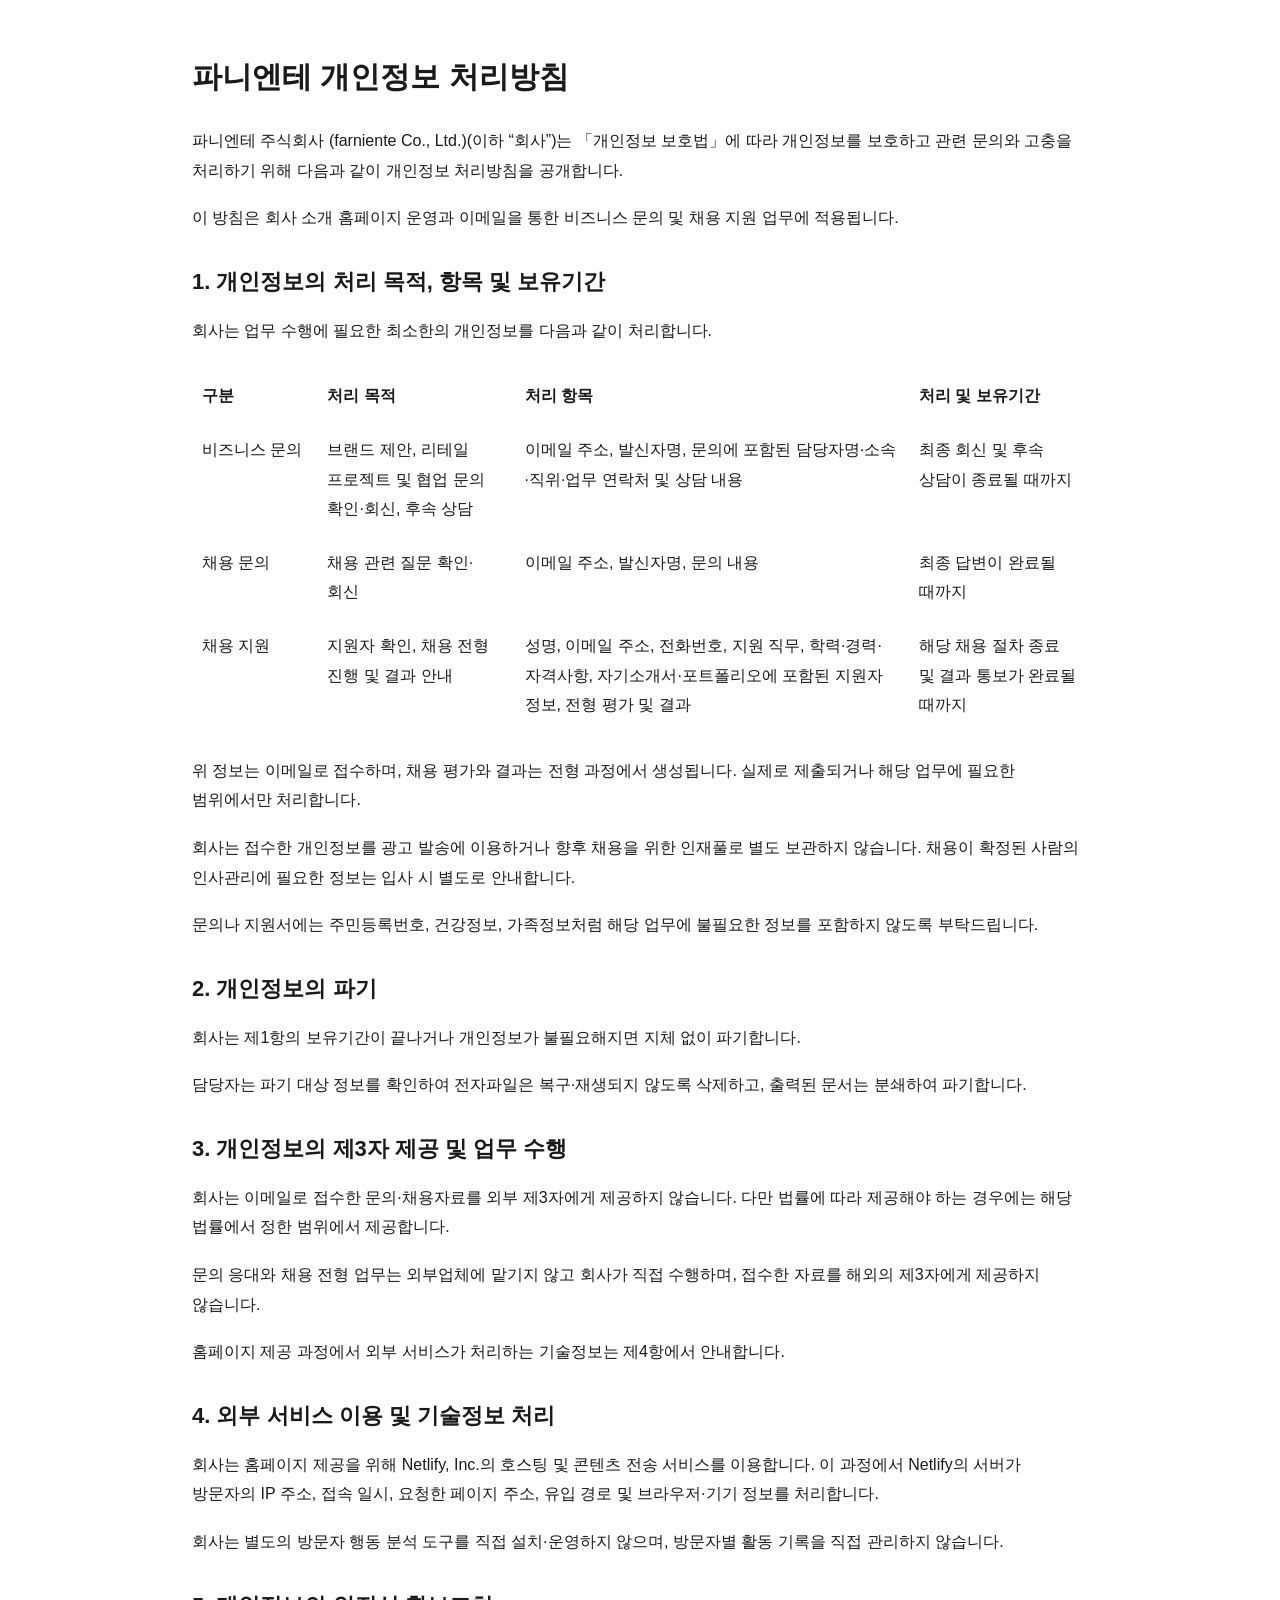
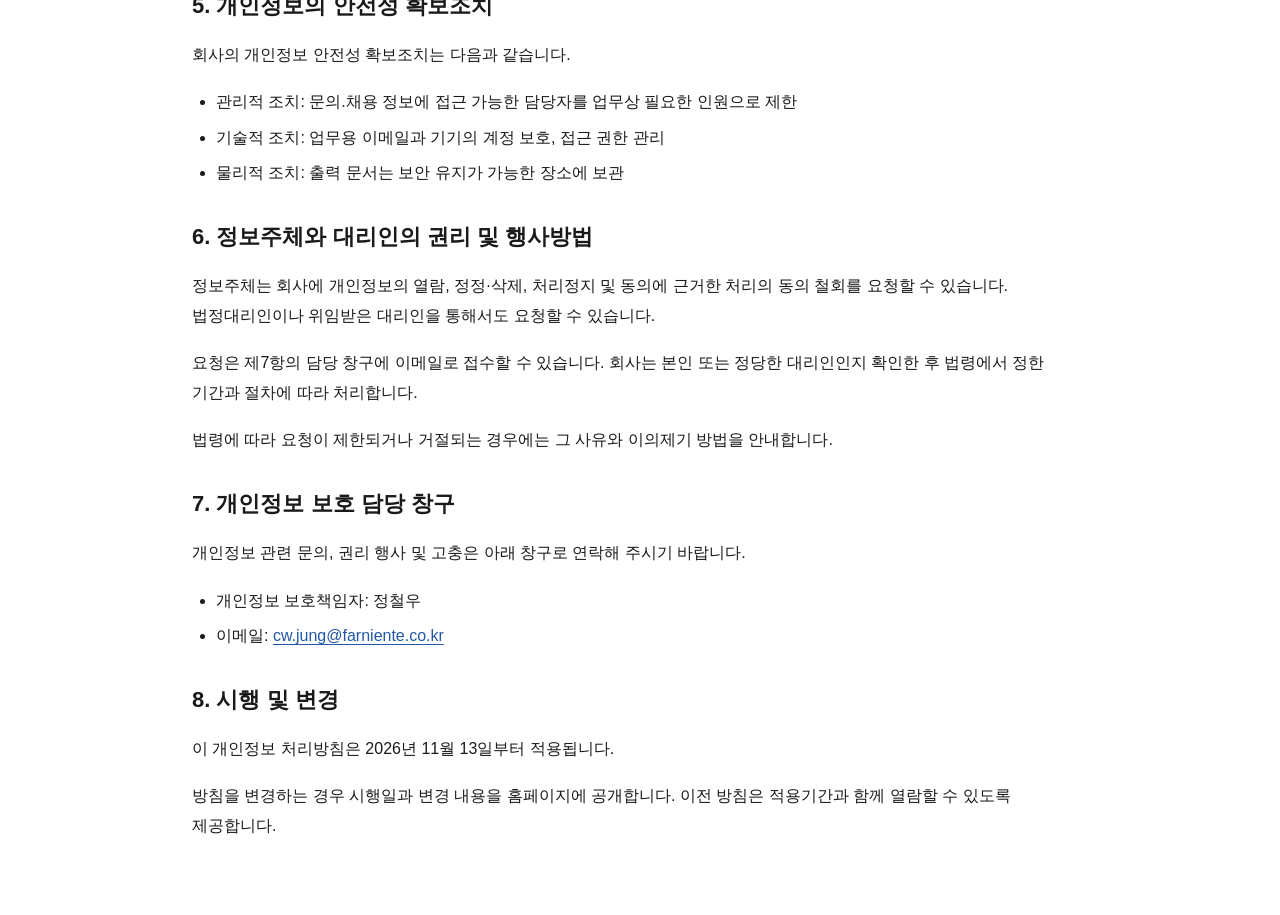
<file: documents/privacy.html>
<!DOCTYPE html>
<html lang="ko">
<head>
  <meta charset="UTF-8">
  <meta name="viewport" content="width=device-width, initial-scale=1">

  <title>개인정보 처리방침 | 파니엔테 farniente</title>

  <link rel="stylesheet" href="../style.css">
  <link rel="icon" type="image/png" href="../images/favicon.png?v=2">
</head>

<body class="privacy-page">
  <main class="privacy-document">
    <h1>파니엔테 개인정보 처리방침</h1>

    <p>
      파니엔테 주식회사 (farniente Co., Ltd.)(이하 “회사”)는
      「개인정보 보호법」에 따라 개인정보를 보호하고 관련 문의와 고충을
      처리하기 위해 다음과 같이 개인정보 처리방침을 공개합니다.
    </p>

    <p>
      이 방침은 회사 소개 홈페이지 운영과 이메일을 통한 비즈니스 문의
      및 채용 지원 업무에 적용됩니다.
    </p>

    <section>
      <h2>1. 개인정보의 처리 목적, 항목 및 보유기간</h2>

      <p>
        회사는 업무 수행에 필요한 최소한의 개인정보를 다음과 같이 처리합니다.
      </p>

      <div
        class="privacy-table-scroll"
        role="region"
        aria-label="개인정보 처리 목적, 항목 및 보유기간 표. 좁은 화면에서는 좌우로 스크롤할 수 있습니다."
        tabindex="0"
      >
        <table class="privacy-table">
          <colgroup>
            <col style="width: 14%">
            <col style="width: 22%">
            <col style="width: 44%">
            <col style="width: 20%">
          </colgroup>

          <thead>
            <tr>
              <th scope="col">구분</th>
              <th scope="col">처리 목적</th>
              <th scope="col">처리 항목</th>
              <th scope="col">처리 및 보유기간</th>
            </tr>
          </thead>

          <tbody>
            <tr>
              <th scope="row">비즈니스 문의</th>
              <td>
                브랜드 제안, 리테일 프로젝트 및 협업 문의 확인·회신, 후속 상담
              </td>
              <td>
                이메일 주소, 발신자명, 문의에 포함된 담당자명·소속·직위·업무
                연락처 및 상담 내용
              </td>
              <td>최종 회신 및 후속 상담이 종료될 때까지</td>
            </tr>

            <tr>
              <th scope="row">채용 문의</th>
              <td>채용 관련 질문 확인·회신</td>
              <td>이메일 주소, 발신자명, 문의 내용</td>
              <td>최종 답변이 완료될 때까지</td>
            </tr>

            <tr>
              <th scope="row">채용 지원</th>
              <td>지원자 확인, 채용 전형 진행 및 결과 안내</td>
              <td>
                성명, 이메일 주소, 전화번호, 지원 직무, 학력·경력·자격사항,
                자기소개서·포트폴리오에 포함된 지원자 정보, 전형 평가 및 결과
              </td>
              <td>해당 채용 절차 종료 및 결과 통보가 완료될 때까지</td>
            </tr>
          </tbody>
        </table>
      </div>

      <p>
        위 정보는 이메일로 접수하며, 채용 평가와 결과는 전형 과정에서
        생성됩니다. 실제로 제출되거나 해당 업무에 필요한 범위에서만 처리합니다.
      </p>

      <p>
        회사는 접수한 개인정보를 광고 발송에 이용하거나 향후 채용을 위한
        인재풀로 별도 보관하지 않습니다. 채용이 확정된 사람의 인사관리에
        필요한 정보는 입사 시 별도로 안내합니다.
      </p>

      <p>
        문의나 지원서에는 주민등록번호, 건강정보, 가족정보처럼 해당 업무에
        불필요한 정보를 포함하지 않도록 부탁드립니다.
      </p>
    </section>

    <section>
      <h2>2. 개인정보의 파기</h2>

      <p>
        회사는 제1항의 보유기간이 끝나거나 개인정보가 불필요해지면
        지체 없이 파기합니다.
      </p>

      <p>
        담당자는 파기 대상 정보를 확인하여 전자파일은 복구·재생되지 않도록
        삭제하고, 출력된 문서는 분쇄하여 파기합니다.
      </p>
    </section>

    <section>
      <h2>3. 개인정보의 제3자 제공 및 업무 수행</h2>

      <p>
        회사는 이메일로 접수한 문의·채용자료를 외부 제3자에게 제공하지
        않습니다. 다만 법률에 따라 제공해야 하는 경우에는 해당 법률에서
        정한 범위에서 제공합니다.
      </p>

      <p>
        문의 응대와 채용 전형 업무는 외부업체에 맡기지 않고 회사가 직접
        수행하며, 접수한 자료를 해외의 제3자에게 제공하지 않습니다.
      </p>

      <p>
        홈페이지 제공 과정에서 외부 서비스가 처리하는 기술정보는
        제4항에서 안내합니다.
      </p>
    </section>

    <section>
      <h2>4. 외부 서비스 이용 및 기술정보 처리</h2>

      <p>
        회사는 홈페이지 제공을 위해 Netlify, Inc.의 호스팅 및 콘텐츠 전송
        서비스를 이용합니다. 이 과정에서 Netlify의 서버가 방문자의 IP 주소,
        접속 일시, 요청한 페이지 주소, 유입 경로 및 브라우저·기기 정보를
        처리합니다.
      </p>

      <p>
        회사는 별도의 방문자 행동 분석 도구를 직접 설치·운영하지 않으며,
        방문자별 활동 기록을 직접 관리하지 않습니다.
      </p>
    </section>

    <section>
      <h2>5. 개인정보의 안전성 확보조치</h2>

      <p>회사의 개인정보 안전성 확보조치는 다음과 같습니다.</p>

      <ul>
        <li>
          관리적 조치: 문의.채용 정보에 접근 가능한 담당자를 업무상 필요한
          인원으로 제한
        </li>
        <li>기술적 조치: 업무용 이메일과 기기의 계정 보호, 접근 권한 관리</li>
        <li>물리적 조치: 출력 문서는 보안 유지가 가능한 장소에 보관</li>
      </ul>
    </section>

    <section>
      <h2>6. 정보주체와 대리인의 권리 및 행사방법</h2>

      <p>
        정보주체는 회사에 개인정보의 열람, 정정·삭제, 처리정지 및 동의에
        근거한 처리의 동의 철회를 요청할 수 있습니다. 법정대리인이나
        위임받은 대리인을 통해서도 요청할 수 있습니다.
      </p>

      <p>
        요청은 제7항의 담당 창구에 이메일로 접수할 수 있습니다.
        회사는 본인 또는 정당한 대리인인지 확인한 후 법령에서 정한
        기간과 절차에 따라 처리합니다.
      </p>

      <p>
        법령에 따라 요청이 제한되거나 거절되는 경우에는 그 사유와
        이의제기 방법을 안내합니다.
      </p>
    </section>

    <section>
      <h2>7. 개인정보 보호 담당 창구</h2>

      <p>
        개인정보 관련 문의, 권리 행사 및 고충은 아래 창구로 연락해
        주시기 바랍니다.
      </p>

      <ul>
        <li>개인정보 보호책임자: 정철우</li>
        <li>
          이메일:
          <a href="mailto:cw.jung@farniente.co.kr">
            cw.jung@farniente.co.kr
          </a>
        </li>
      </ul>
    </section>

    <section>
      <h2>8. 시행 및 변경</h2>

      <p>이 개인정보 처리방침은 2026년 11월 13일부터 적용됩니다.</p>

      <p>
        방침을 변경하는 경우 시행일과 변경 내용을 홈페이지에 공개합니다.
        이전 방침은 적용기간과 함께 열람할 수 있도록 제공합니다.
      </p>
    </section>
  </main>
</body>
</html>
</file>
<file: style.css>
/* 0. 공통초기화 */
* {
  margin: 0;
  padding: 0;
  box-sizing: border-box;
}

body {
  font-family: 'Pretendard', sans-serif;
  color: #1a1a1a;
  line-height: 1.6;
  background-color: #fafaf9;
  overflow-x: hidden;
}

.gl-v-info p,
.cc-section-lead,
.cc-list-desc,
.cc-mastery-main-lead,
.cc-mastery-col-desc,
.hb-b-desc,
.career-col-desc {
  text-wrap: pretty;
}

a {
  color: inherit;
  text-decoration: none;
}

@media (min-width: 993px) {
  html {
    font-size: clamp(14px, 0.833vw, 17px);
  }
}

@keyframes subFadeInUp {
  from { opacity: 0; transform: translateY(30px); }
  to { opacity: 1; transform: translateY(0); }
}

/* 헤더(상단 네비게이션 바) 및 햄버거 메뉴 */
.navbar {
  position: fixed;
  top: 0;
  left: 0;
  width: 100%;
  display: flex;
  justify-content: space-between;
  align-items: center;
  padding: 30px 5vw;
  background-color: transparent;
  transition: all 0.3s ease;
  z-index: 1000;
}

.nav-menu {
  display: block;
}

.nav-menu ul {
  display: flex;
  gap: 40px;
  list-style: none;
}

.nav-menu ul li a {
  color: #ffffff;
  font-family: 'Inter', sans-serif;
  font-weight: 500;
  font-size: 16px;
  transition: color 0.3s ease, opacity 0.3s ease;
}

.nav-menu ul li a:hover {
  opacity: 0.6;
}

/* PC 화면 > 모바일 홈 메뉴 숨김 */
.mo-only-menu {
  display: none !important;
}

.navbar .logo img {
  height: clamp(20px, 5.5vw, 30px) !important;
  width: auto !important;
  max-width: none !important;
  object-fit: contain;
  filter: invert(1);
  display: block;
  transition: filter 0.3s ease, height 0.2s ease;
}

.navbar.scrolled,
.navbar.navbar-white {
  background-color: #ffffff;
  box-shadow: 0 2px 10px rgba(0, 0, 0, 0.05);
}

.navbar.scrolled .nav-menu ul li a,
.navbar.navbar-white .nav-menu ul li a {
  color: #000000;
}

.navbar.scrolled .logo img,
.navbar.navbar-white .logo img {
  filter: invert(0);
}

.hamburger-btn {
  display: none;
  background: transparent;
  border: none;
  cursor: pointer;
  padding: 0;
  width: 24px;
  height: 17.5px;
  flex-direction: column;
  justify-content: space-between;
  z-index: 1001;
}

.ham-line {
  width: 100%;
  height: 1.5px;
  background-color: #ffffff;
  transition: transform 0.3s ease, opacity 0.3s ease, background-color 0.3s ease;
}

.navbar.scrolled .ham-line,
.navbar.navbar-white .ham-line {
  background-color: #1a1a1a;
}

.hamburger-btn.active .ham-line:nth-child(1) {
  transform: translateY(8px) rotate(45deg);
  background-color: #1a1a1a;
}
.hamburger-btn.active .ham-line:nth-child(2) {
  opacity: 0;
}
.hamburger-btn.active .ham-line:nth-child(3) {
  transform: translateY(-8px) rotate(-45deg);
  background-color: #1a1a1a;
}

/* 2. 푸터 */
.footer {
  background-color: #111111;
  color: #ffffff;
  padding: 60px 5vw;
  display: flex;
  flex-direction: column;
  gap: 40px;
  font-size: 14px;
}

@media (min-width: 1024px) {
  .footer {
    flex-direction: row;
    justify-content: space-between;
    align-items: flex-end;
  }
}

.footer-info {
  display: flex;
  flex-direction: column;
  gap: 10px;
}

.footer-row {
  display: flex;
  align-items: flex-start;
}

.footer-label {
  display: inline-block;
  width: 120px;
  flex-shrink: 0;
  text-transform: uppercase;
  font-weight: 600;
  color: #888888;
  letter-spacing: 1px;
}

.footer-value {
  color: #cccccc;
}

.footer-label-link {
  text-decoration: underline;
}

.footer-logo {
  display: inline-block;
  width: fit-content;
}

.footer-logo a {
  display: inline-block;
}

.footer-logo img {
  width: auto !important;
  height: 22px !important;
  max-width: 160px !important;
  object-fit: contain !important;
  opacity: 0.8;
  filter: invert(1);
  display: block;
}

.footer-bottom {
  display: flex;
  flex-direction: column;
  gap: 15px;
}

@media (min-width: 1024px) {
  .footer-bottom {
    text-align: right;
    align-items: flex-end;
  }
}

.footer-links {
  display: flex;
  gap: 20px;
}

.footer-links a {
  color: #888888;
  transition: color 0.3s ease;
}

.footer-links a:hover {
  color: #ffffff;
}

.footer-copyright {
  color: #666666;
  font-size: 13px;
}

/* 3.메인페이지(index.html) */
.gallery-main {
  width: 100%;
  color: #1a1a1a;
  overflow: hidden;
}

/* 3-1. 히어로 */
.hero {
  position: relative;
  width: 100%;
  height: 100vh;
  background-color: #000000;
  display: flex;
  align-items: flex-end;
  justify-content: flex-start;
  padding-left: 5vw;
  padding-bottom: 30px;
}

.hero-slides {
  position: absolute;
  top: 0;
  left: 0;
  width: 100%;
  height: 100%;
  z-index: 1;
}

.slide-img {
  position: absolute;
  top: 0;
  left: 0;
  width: 100%;
  height: 100%;
  background-size: cover;
  background-position: center;
  filter: grayscale(100%);
  opacity: 0;
  transition: opacity 1.5s ease-in-out;
}

.slide-img.active {
  opacity: 0.6;
}

.hero-ui {
  position: relative;
  z-index: 10;
  text-align: left;
  color: #ffffff;
}

.hero-caption {
  font-family: 'Bebas Neue', sans-serif;
  font-size: clamp(6rem, 12vw, 9rem);
  font-weight: 400;
  line-height: 1.0;
  letter-spacing: 2px;
  color: #ffffff;
  text-shadow: 0 4px 15px rgba(0, 0, 0, 0.25), 0 10px 40px rgba(0, 0, 0, 0.15);
}

/* 3-2. 철학 */
.gl-statement {
  padding: 300px 5vw;
  display: flex;
  flex-direction: column;
  align-items: center;
}

.gl-statement-inner {
  width: 100%;
  max-width: 800px;
  text-align: center;
  display: flex;
  flex-direction: column;
  align-items: center;
}

.gl-heading {
  font-family: 'Inter', sans-serif;
  font-size: clamp(2rem, 4vw, 3.5rem);
  font-weight: 600;
  letter-spacing: -0.03em;
  line-height: 1.1;
}

.gl-vertical-line {
  width: 1px;
  height: 10px;
  background-color: #fafaf9;
  margin: 20px auto;
  opacity: 0.8;
}

.gl-text {
  font-size: clamp(1rem, 0.95vw + 0.2rem, 1.2rem);
  line-height: 1.8;
  color: #555555;
  word-break: keep-all;
  font-weight: 400;
}

.js-fade-up {
  opacity: 0;
  transform: translateY(40px);
  transition: opacity 1s cubic-bezier(0.16, 1, 0.3, 1), transform 1s cubic-bezier(0.16, 1, 0.3, 1);
}

.js-fade-up.is-visible {
  opacity: 1;
  transform: translateY(0);
}

.delay-1 { transition-delay: 0.15s; }
.delay-2 { transition-delay: 0.3s; }

/* 3-3. 핵심 가치 */
.gl-values {
  padding: 0 5vw 150px 5vw;
  display: flex;
  flex-direction: column;
  gap: 160px;
  width: 100%;
}

.gl-value-card {
  display: flex;
  align-items: flex-start;
  justify-content: space-between;
  gap: 6vw;
  width: 100%;
}

.gl-value-card.reverse {
  flex-direction: row-reverse;
}

.gl-v-img {
  flex: 1;
  width: 100%;
  max-height: 540px;
  aspect-ratio: 4 / 3;
  overflow: hidden;
  border-radius: 4px;
  background-color: #111111;
}

.gl-v-img img {
  width: 100%;
  height: 100%;
  object-fit: cover;
  filter: grayscale(100%);
  transition: transform 0.8s ease;
}

.gl-value-card:hover .gl-v-img img {
  transform: scale(1.03);
}

.gl-v-info {
  flex: 1;
  width: 100%;
  display: flex;
  flex-direction: column;
  border-top: 1px solid #cfcfca;
  padding-top: 28px;
}

.gl-v-info h3 {
  font-family: 'Inter', sans-serif;
  font-size: clamp(2rem, 3.6vw, 2.9rem);
  font-weight: 600;
  letter-spacing: -0.025em;
  line-height: 1.15;
  margin-top: 0;
  margin-bottom: 22px;
  color: #1a1a1a;
}

.gl-v-info p {
  font-size: clamp(1rem, 0.95vw + 0.2rem, 1.15rem);
  line-height: 1.85;
  color: #555555;
  font-weight: 300;
  word-break: keep-all;
  text-align: left;
}

/* 3-4. 파트너십 (PC 기본 > 탭) */
.gl-partnership {
  padding: 100px 5vw 150px 5vw;
  width: 100%;
  text-align: center;
}

.tab-buttons {
  display: flex;
  justify-content: center;
  gap: 30px;
  margin-bottom: 60px;
}

.tab-btn {
  background: none;
  border: none;
  font-family: 'Inter', sans-serif;
  font-size: 1.1rem;
  font-weight: 600;
  color: #cccccc;
  padding-bottom: 5px;
  cursor: pointer;
  border-bottom: 2px solid transparent;
  transition: all 0.3s ease;
}

.tab-btn:hover {
  color: #666666;
}

.tab-btn.active {
  color: #1a1a1a;
  border-bottom-color: #1a1a1a;
}

.tab-content {
  display: none;
  animation: fadeIn 0.5s ease-out;
}

.tab-content.active {
  display: block;
}

@keyframes fadeIn {
  from { opacity: 0; transform: translateY(10px); }
  to { opacity: 1; transform: translateY(0); }
}

.logo-grid {
  display: grid;
  grid-template-columns: repeat(auto-fit, minmax(180px, 1fr));
  gap: 30px;
  max-width: 1200px;
  margin: 0 auto;
}

.df-grid {
  grid-template-columns: repeat(3, 1fr);
  max-width: 900px;
}

.logo-box {
  padding: 30px 20px;
  display: flex;
  align-items: center;
  justify-content: center;
  transition: background-color 0.3s ease;
}

.logo-box:hover {
  background-color: rgba(0, 0, 0, 0.03);
}

.logo-box img {
  width: 80%;
  height: auto;
  max-width: 100%;
  max-height: none;
  object-fit: contain;
  transform: none;
  filter: grayscale(100%);
  transition: filter 0.4s ease;
  opacity: 0.7;
}

.logo-box:hover img {
  filter: grayscale(0%);
  opacity: 1;
}

.logo-box a {
  display: flex;
  align-items: center;
  justify-content: center;
  width: 100%;
  height: 100%;
}

.mobile-ticker-container {
  display: none;
  width: 100vw;
  margin-left: calc(-50vw + 50%);
  overflow: hidden;
  flex-direction: column;
}

/* 서브페이지 모음 (하단 쭉) */

/* 4-1. CAREERS */
.career-main-wrapper {
  width: 100%;
  min-height: 100vh;
  box-sizing: border-box;
  display: flex;
  flex-direction: column;
  justify-content: center;
  align-items: center;
  padding: 120px 5vw 60px 5vw;
}

.career-editorial-container {
  width: 100%;
  max-width: 1140px;
  display: flex;
  flex-direction: column;
  justify-content: center;
  align-items: center;
  gap: clamp(40px, 7vh, 80px);
  padding: 20px 0;
  opacity: 0;
  animation: subFadeInUp 0.8s cubic-bezier(0.16, 1, 0.3, 1) forwards;
}

.career-hero-group {
  display: flex;
  flex-direction: column;
  align-items: center;
  text-align: center;
  width: 100%;
}

.career-hero-title {
  font-family: 'Bebas Neue', sans-serif;
  font-size: min(7.5vw, 13vh);
  font-weight: 400;
  letter-spacing: 1px;
  line-height: 0.92;
  margin-bottom: 18px;
}

.career-lead-desc {
  font-size: clamp(1rem, 1.2vw, 1.15rem);
  color: #555555;
  font-weight: 300;
  line-height: 1.65;
  word-break: keep-all;
  margin-bottom: 24px;
}

.career-action-wrap {
  display: flex;
  justify-content: center;
  margin-bottom: 0;
}

.career-capsule-btn {
  display: inline-flex;
  align-items: center;
  gap: 14px;
  padding: 13px 40px;
  border: 1px solid #1a1a1a;
  background-color: #1a1a1a;
  color: #ffffff;
  border-radius: 999px;
  font-family: 'Inter', sans-serif;
  font-size: 0.85rem;
  font-weight: 500;
  letter-spacing: 2px;
  transition: all 0.3s ease;
}

.career-capsule-btn .btn-arrow {
  transition: transform 0.3s ease;
}

.career-capsule-btn:hover {
  background-color: #ffffff;
  color: #1a1a1a;
}

.career-capsule-btn:hover .btn-arrow {
  transform: translateX(4px);
}

.career-col-grid {
  display: grid;
  grid-template-columns: repeat(3, 1fr);
  width: 100%;
  gap: 48px;
  padding-bottom: 0;
}

.career-col-item {
  display: flex;
  flex-direction: column;
  align-items: center;
  text-align: center;
  padding: 0 10px;
}

.career-col-top {
  display: flex;
  flex-direction: column;
  align-items: center;
  margin-bottom: 12px;
}

.career-col-title {
  font-family: 'Inter', sans-serif;
  font-size: 1.25rem;
  font-weight: 600;
  letter-spacing: -0.01em;
  line-height: 1.2;
}

.career-col-desc {
  font-size: clamp(0.95rem, 0.85vw + 0.2rem, 1.08rem);
  color: #666666;
  font-weight: 300;
  line-height: 1.65;
  max-width: 320px;
  word-break: keep-all;
}

/* 4-2. CONTACT */
.contact-wrapper {
  width: 100%;
  min-height: 100vh;
  box-sizing: border-box;
  padding: 100px 5vw 60px 5vw;
  display: flex;
  align-items: center;
}

.contact-inner {
  width: 100%;
  display: flex;
  justify-content: space-between;
  align-items: flex-end;
}

.contact-title {
  font-family: 'Bebas Neue', sans-serif;
  font-size: clamp(6rem, 11.5vw, 12rem);
  font-weight: 400;
  line-height: 0.88;
  color: #000000;
  margin: 0;
  opacity: 0;
  animation: subFadeInUp 0.8s cubic-bezier(0.16, 1, 0.3, 1) forwards;
}

.contact-info {
  display: flex;
  flex-direction: column;
  align-items: flex-end;
  text-align: right;
  margin-bottom: 8px;
  opacity: 0;
  animation: subFadeInUp 0.8s cubic-bezier(0.16, 1, 0.3, 1) 0.2s forwards;
}

.contact-meta {
  margin-bottom: 16px;
}

.meta-tag {
  display: inline-block;
  font-family: 'Inter', sans-serif;
  font-size: 0.8rem;
  font-weight: 600;
  letter-spacing: 2px;
  color: #888888;
  margin-bottom: 8px;
}

.contact-sub {
  font-size: 1.1rem;
  color: #555555;
  font-weight: 300;
  margin: 0;
  word-break: keep-all;
}

.contact-mail-box {
  display: inline-flex;
  align-items: center;
  gap: 16px;
  padding: 16px 32px;
  border: 1px solid #1a1a1a;
  background-color: #1a1a1a;
  color: #ffffff;
  border-radius: 999px;
  transition: all 0.3s ease;
}

.contact-mail-box .mail-text {
  font-family: 'Inter', sans-serif;
  font-size: 1.15rem;
  font-weight: 500;
  letter-spacing: 0.5px;
}

.contact-mail-box .mail-arrow {
  transition: transform 0.3s ease;
}

.contact-mail-box:hover {
  background-color: #ffffff;
  color: #1a1a1a;
}

.contact-mail-box:hover .mail-arrow {
  transform: translateX(4px);
}

/* 4-3. PARTNERSHIP BRAND */
.hb-main-wrapper {
  width: 100%;
  min-height: 100vh;
}

.hb-hero-section {
  width: 100%;
  height: 100vh;
  display: flex;
  flex-direction: column;
  justify-content: center;
  align-items: flex-start;
  padding: 0 5vw;
  border-bottom: 1px solid rgba(0, 0, 0, 0.1);
  opacity: 0;
  animation: subFadeInUp 0.8s cubic-bezier(0.16, 1, 0.3, 1) forwards;
}

.hb-hero-title {
  font-family: 'Bebas Neue', sans-serif;
  font-size: clamp(5rem, 8.5vw, 7.5rem);
  font-weight: 400;
  letter-spacing: 1px;
  line-height: 0.9;
  margin-bottom: 24px;
}

.hb-hero-desc {
  font-size: clamp(1.02rem, 0.95vw + 0.2rem, 1.25rem);
  color: #555555;
  font-weight: 300;
  line-height: 1.75;
  max-width: 680px;
  word-break: keep-all;
}

.hb-hero-desc .mo-break {
  display: none;
}

.hb-archive-body {
  padding: 140px 5vw;
}

.hb-split-section {
  display: flex;
  justify-content: space-between;
  align-items: flex-start;
  padding-bottom: 140px;
  margin-bottom: 140px;
  border-bottom: 1px solid rgba(0, 0, 0, 0.1);
  opacity: 0;
  animation: subFadeInUp 0.8s cubic-bezier(0.16, 1, 0.3, 1) forwards;
}

.hb-split-section:last-of-type {
  border-bottom: none;
  margin-bottom: 0;
  padding-bottom: 0;
}

.hb-split-section:nth-of-type(1) { animation-delay: 0.2s; }
.hb-split-section:nth-of-type(2) { animation-delay: 0.4s; }

.hb-sticky-col {
  position: sticky;
  top: 140px;
  width: 32%;
  display: flex;
  flex-direction: column;
  gap: 16px;
}

.hb-num {
  font-family: 'Inter', sans-serif;
  font-size: 0.95rem;
  font-weight: 600;
  color: #888888;
}

.hb-title {
  font-family: 'Bebas Neue', sans-serif;
  font-size: clamp(3rem, 5vw, 4.2rem);
  font-weight: 400;
  letter-spacing: 1px;
  line-height: 0.95;
}

.hb-scroll-col {
  width: 62%;
}

.hb-channel-grid {
  display: grid;
  grid-template-columns: repeat(3, 1fr);
  gap: 20px;
}

.hb-ch-item {
  border: none;
  padding: 40px 20px;
  display: flex;
  align-items: center;
  justify-content: center;
  aspect-ratio: 1/1;
  transition: background-color 0.4s ease, transform 0.4s ease;
}

.hb-ch-item:hover {
  background-color: rgba(0, 0, 0, 0.03);
  transform: translateY(-3px);
}

.hb-ch-item img {
  width: 100%;
  max-width: 230px;
  max-height: 115px;
  object-fit: contain;
  transform: scale(1.5);
  filter: grayscale(100%);
  opacity: 0.7;
  transition: all 0.4s ease;
}

.hb-ch-item:hover img {
  filter: grayscale(0%);
  opacity: 1;
}

.hb-brand-list {
  display: flex;
  flex-direction: column;
  width: 100%;
}

.hb-brand-row {
  display: flex;
  align-items: center;
  justify-content: flex-start;
  gap: 36px;
  padding: 34px 0;
  border-bottom: 1px solid rgba(0, 0, 0, 0.12);
  transition: padding-left 0.3s ease, border-color 0.3s ease;
}

.hb-brand-row:hover {
  border-bottom-color: #1a1a1a;
  padding-left: 14px;
}

.hb-b-left {
  display: flex;
  align-items: center;
  gap: 28px;
  width: auto;
  flex-shrink: 0;
}

.hb-b-idx {
  font-family: 'Inter', sans-serif;
  font-size: 0.9rem;
  font-weight: 600;
  color: #aaaaaa;
  width: 26px;
}

.hb-b-logo {
  width: 160px;
  height: 65px;
  display: flex;
  align-items: center;
  justify-content: flex-start;
}

.hb-b-logo img {
  width: auto;
  max-width: 150px;
  max-height: 65px;
  object-fit: contain;
  object-position: left center;
  filter: grayscale(100%);
  opacity: 0.45;
  transition: opacity 0.3s ease, filter 0.3s ease;
}

.hb-brand-row:hover .hb-b-logo img {
  filter: grayscale(0%);
  opacity: 1;
}

.hb-b-center {
  display: flex;
  flex-direction: column;
  gap: 6px;
  flex: 1;
  min-width: 0;
}

.hb-b-name {
  font-family: 'Inter', sans-serif;
  font-size: 1.3rem;
  font-weight: 600;
  letter-spacing: -0.01em;
  line-height: 1.25;
}

.hb-b-desc {
  font-size: clamp(0.98rem, 0.9vw + 0.2rem, 1.12rem);
  color: #666666;
  font-weight: 300;
  line-height: 1.65;
  word-break: keep-all;
}

.hb-mobile-tab-view {
  display: none;
}

/* 4-4. ABOUT */
.ab-main-wrapper {
  width: 100%;
}

.ab-hero-asymmetric {
  width: 100%;
  height: 100vh;
  min-height: 100vh;
  max-height: 100vh;
  display: flex;
  padding: clamp(170px, 19vh, 210px) 5vw 60px 5vw;
  overflow: hidden;
  opacity: 0;
  animation: subFadeInUp 0.8s cubic-bezier(0.16, 1, 0.3, 1) forwards;
}

.ab-hero-asym-grid {
  width: 100%;
  height: 100%;
  margin: 0;
  display: grid;
  grid-template-columns: 1fr 1fr;
  column-gap: 5vw;
}

.ab-asym-left {
  display: flex;
  flex-direction: column;
  justify-content: space-between;
  height: 100%;
}

.ab-asym-headline {
  font-family: 'Bebas Neue', sans-serif;
  font-size: clamp(5.8rem, 9.8vw, 11.2rem);
  font-weight: 400;
  line-height: 0.86;
  letter-spacing: -0.01em;
  margin-bottom: 24px;
  word-break: keep-all;
}

.ab-asym-meta-tags {
  display: flex;
  justify-content: space-between;
  gap: clamp(1rem, 4vw, 4rem);
  align-items: center;
  width: 100%;
  max-width: clamp(350px, 35vw, 650px);
  font-family: 'Inter', sans-serif;
  font-size: 0.78rem;
  font-weight: 600;
  letter-spacing: 1.5px;
  color: #777777;
}

.ab-asym-meta-tags span {
  font-size: 0.78rem;
  color: #777777;
}

.ab-asym-left-bottom {
  padding-bottom: 1vh;
}

.ab-asym-sub-note {
  font-family: 'Inter', sans-serif;
  font-size: 0.95rem;
  font-weight: 400;
  line-height: 1.6;
  color: #555555;
  margin: 0;
}

.ab-asym-right {
  display: flex;
  flex-direction: column;
  justify-content: center;
  align-items: flex-end;
  padding-bottom: 0;
  padding-top: 300px;
}

.ab-asym-desc {
  font-size: clamp(1.02rem, 0.95vw + 0.2rem, 1.18rem) !important;
  font-weight: 300;
  line-height: 1.85;
  letter-spacing: -0.025em;
  color: #222222;
  word-break: keep-all;
  white-space: nowrap;
  text-align: left;
  margin: 0;
}

.ab-asym-desc .mo-break {
  display: none;
}

.ab-body {
  width: 100%;
}

.cc-manifesto-stage {
  width: 100%;
  height: 100vh;
  min-height: 100vh;
  display: flex;
  align-items: center;
  justify-content: center;
  border-top: 1px solid rgba(0, 0, 0, 0.08);
  border-bottom: 1px solid rgba(0, 0, 0, 0.08);
  padding: 0 5vw;
  position: relative;
  z-index: 1;
}

/* About page: remove section divider lines */
.ab-main-wrapper .cc-manifesto-stage,
.ab-main-wrapper .cc-sticky-stage,
.ab-main-wrapper .cc-mastery-stage {
  border-top: none;
  border-bottom: none;
}

.cc-manifesto-wrap {
  width: 100%;
  max-width: 880px;
  display: flex !important;
  flex-direction: column !important;
  align-items: center !important;
  justify-content: center;
  text-align: center;
  margin: 0 auto;
}

.cc-manifesto-title {
  font-family: 'Bebas Neue', sans-serif;
  font-size: clamp(2.8rem, 4.6vw, 4.2rem);
  font-weight: 400;
  line-height: 0.92;
  letter-spacing: 0.03em;
  text-transform: uppercase;
  margin-bottom: 28px;
  width: 100%;
}

.cc-manifesto-desc {
  width: 100%;
  font-size: clamp(1.05rem, 0.95vw + 0.2rem, 1.18rem);
  font-weight: 300;
  line-height: 1.85;
  letter-spacing: -0.02em;
  color: #555555;
  margin: 0 auto;
  word-break: keep-all;
  max-width: 900px;
  text-align: center;
}

.cc-manifesto-desc strong {
  font-weight: 600;
  color: #1a1a1a;
}

.cc-muijae-block {
  width: 100%;
  margin-top: clamp(48px, 6.5vh, 72px);
  display: flex !important;
  flex-direction: column !important;
  align-items: center !important;
  text-align: center;
}

.cc-muijae-line {
  width: 32px;
  height: 1px;
  background-color: rgba(0, 0, 0, 0.15);
  margin: 0 auto clamp(24px, 3vh, 32px) auto; /* 중앙 정렬 */
}

.cc-muijae-title {
  font-family: 'Inter', 'Pretendard', sans-serif;
  font-size: clamp(1.1rem, 1.3vw, 1.25rem);
  font-weight: 600;
  letter-spacing: -0.01em;
  color: #1a1a1a;
  margin-bottom: 8px;
}

.cc-muijae-sub {
  font-size: clamp(1.0rem, 1.2vw, 1.15rem);
  font-weight: 300;
  line-height: 1.7;
  color: #666666;
  letter-spacing: -0.02em;
  word-break: keep-all;
}

.cc-sticky-stage {
  width: 100%;
  padding: 0 5vw 140px 5vw;
  border-bottom: 1px solid rgba(0, 0, 0, 0.08);
  position: relative;
  z-index: 1;
}

.cc-sticky-grid {
  display: grid;
  grid-template-columns: 46% 54%;
  column-gap: 5vw;
  align-items: flex-start;
  position: relative;
  width: 100%;
}

.cc-sticky-left {
  position: sticky;
  top: 90px;
  display: flex;
  flex-direction: column;
  padding-top: 90px;
  padding-right: 2vw;
  align-self: flex-start;
}

.cc-section-title {
  font-family: 'Bebas Neue', sans-serif;
  font-size: clamp(2.8rem, 4vw, 3.8rem);
  font-weight: 400;
  letter-spacing: 0.02em;
  line-height: 1;
  text-transform: uppercase;
  margin-bottom: 16px;
}

.cc-section-lead {
  font-size: clamp(1.02rem, 0.95vw + 0.2rem, 1.15rem);
  font-weight: 300;
  line-height: 1.7;
  letter-spacing: -0.02em;
  color: #666666;
  margin: 0;
  width: 100%;
  word-break: keep-all;
}

.cc-sticky-right {
  display: flex;
  flex-direction: column;
  width: 100%;
  padding-top: 228px;
}

.cc-list-card {
  padding: 32px 0 30px 0;
  border-top: 1px solid rgba(0, 0, 0, 0.08);
  display: flex;
  flex-direction: column;
  gap: 6px;
}

.cc-list-card:first-child {
border-top: none;
}

.cc-list-card:last-child {
  border-bottom: 1px solid rgba(0, 0, 0, 0.08);
}

.cc-list-title {
  font-family: 'Inter', -apple-system, sans-serif;
  font-size: clamp(1.2rem, 1.4vw, 1.38rem);
  font-weight: 600;
  letter-spacing: -0.02em;
  line-height: 1.25;
  margin: 0;
}

.cc-list-desc {
  font-size: clamp(0.98rem, 0.9vw + 0.2rem, 1.12rem);
  font-weight: 300;
  line-height: 1.7;
  letter-spacing: -0.02em;
  color: #666666;
  margin: 0;
  word-break: keep-all;
}

.cc-mastery-stage {
  width: 100%;
  min-height: 90vh;
  position: relative;
  z-index: 1;
  border-top: 1px solid rgba(0, 0, 0, 0.08);
  border-bottom: none;
  display: flex;
  flex-direction: column;
  justify-content: space-between;
  padding: clamp(100px, 13vh, 130px) 5vw clamp(130px, 16vh, 160px) 5vw;
}

.cc-mastery-header {
  display: flex;
  flex-direction: column;
  width: 100%;
}

.cc-mastery-main-title {
  font-family: 'Bebas Neue', sans-serif;
  font-size: clamp(2.8rem, 4.2vw, 4rem);
  font-weight: 400;
  letter-spacing: 0.02em;
  line-height: 1;
  text-transform: uppercase;
  margin-bottom: 16px;
}

.cc-mastery-main-lead {
  font-size: clamp(1.02rem, 0.95vw + 0.2rem, 1.15rem);
  font-weight: 300;
  line-height: 1.7;
  letter-spacing: -0.02em;
  color: #666666;
  margin: 0;
  max-width: 640px;
  word-break: keep-all;
}

.cc-mastery-split-grid {
  display: grid;
  grid-template-columns: 1fr 1fr;
  column-gap: 6vw;
  width: 100%;
}

.cc-mastery-col {
  display: flex;
  flex-direction: column;
  border-top: 1px solid rgba(0, 0, 0, 0.08);
  padding-top: 26px;
}

.cc-mastery-col-title {
  font-family: 'Inter', -apple-system, sans-serif;
  font-size: clamp(1.2rem, 1.4vw, 1.38rem);
  font-weight: 600;
  letter-spacing: -0.02em;
  line-height: 1.25;
  margin-bottom: 14px;
}

.cc-mastery-col-desc {
  font-size: clamp(0.98rem, 0.9vw + 0.2rem, 1.12rem);
  font-weight: 300;
  line-height: 1.7;
  letter-spacing: -0.02em;
  color: #666666;
  margin: 0;
  width: 100%;
  word-break: keep-all;
}

/* 모바일 반응형 */
@media (max-width: 992px) {
  .hamburger-btn {
    display: flex;
  }

  .nav-menu {
    position: fixed;
    top: 0;
    left: 0;
    width: 100vw;
    height: 100vh;
    background-color: rgba(250, 250, 249, 0.5);
    backdrop-filter: blur(28px);
    -webkit-backdrop-filter: blur(28px);
    display: flex;
    flex-direction: column;
    justify-content: center;
    align-items: center;
    opacity: 0;
    visibility: hidden;
    pointer-events: none;
    transition: opacity 0.4s ease, visibility 0.4s ease;
    z-index: 1000;
  }

  .nav-menu.active {
    opacity: 1;
    visibility: visible;
    pointer-events: auto;
  }

  .nav-menu ul {
    flex-direction: column;
    align-items: center;
    gap: 36px;
  }

  .mo-only-menu {
    display: block !important;
  }

  .nav-menu ul li a {
    color: #1a1a1a;
    font-size: 2rem;
    font-weight: 600;
    letter-spacing: 0.05em;
  }
}

@media (max-width: 992px) {

  /* [A] 메인 페이지 (index.html) */
  .slide-img:first-child {
  background-size: cover;
  background-position: center;
  background-repeat: no-repeat;
}

  .gl-statement {
    padding: clamp(80px, 12vh, 120px) 7vw;
    display: flex;
    flex-direction: column;
    align-items: center;
    text-align: center;
    width: 100%;
  }

  .gl-statement-inner {
    display: flex;
    flex-direction: column;
    align-items: center;
    text-align: center;
    width: 100%;
    margin: 0 auto;
  }

  .gl-heading {
    font-size: clamp(28px, 7vw, 36px);
    line-height: 1.15;
    text-align: center;
    letter-spacing: -0.02em;
    width: 100%;
  }

  .gl-vertical-line {
    width: 0.5px;
    opacity: 0.8;
    height: 20px;
    margin: 18px auto;
  }

  .gl-text br {
    display: block;
  }

  .gl-text {
    font-size: clamp(15px, 3.8vw, 16px);
    font-weight: 300;
    line-height: 1.8;
    letter-spacing: -0.02em;
    color: #555555;
    text-align: center;
    word-break: keep-all;
    width: 100%;
    max-width: 260px;
    margin: 0 auto;
  }

  .gl-values {
    padding: 0 7vw 0 7vw;
    gap: 60px;
  }

  .gl-value-card,
  .gl-value-card.reverse {
    display: flex;
    flex-direction: column;
    gap: 20px;
    padding-bottom: 30px;
  }

  .gl-v-img {
    order: 1;
    width: 100%;
    aspect-ratio: 16 / 10;
    border-radius: 0;
    border: none;
    outline: none;
    background-color: transparent;
  }

  .gl-v-img img {
    border: none;
    outline: none;
    border-radius: 0;
    display: block;
  }

  .gl-v-info {
    order: 2;
    width: 100%;
    max-width: 100%;
    border-top: 1px solid #cfcfca;
    padding-top: 18px;
  }

  .gl-v-info h3 {
    font-size: clamp(26px, 7vw, 32px);
    line-height: 1.15;
    margin-bottom: 20px;
    color: #1a1a1a;
    text-align: left;
  }

  .gl-v-info p {
    font-size: clamp(14.5px, 3.8vw, 16px);
    line-height: 1.8;
    color: #666666;
    text-align: left;
    text-justify: auto;
    word-break: keep-all;
    letter-spacing: -0.02em;
    max-width: 100%;
    margin: 0;
  }

  .gl-v-info p br {
    display: none;
  }

  .gl-partnership .gl-heading {
    display: block;
    margin: 0 auto 30px auto;
    word-break: normal;
    line-height: 1.08;
    text-align: center;
  }

  .pc-partnership-view {
    display: none;
  }

  .mobile-ticker-container {
    display: flex;
    width: 100%;
    margin-left: 0;
    gap: 0;
  }

  .gl-partnership {
    padding-left: 0;
    padding-right: 0;
    padding-top: 80px;
    padding-bottom: 50px;
    overflow: hidden;
  }

  .ticker-row {
    width: 100%;
    overflow: hidden;
    position: relative;
    display: flex;
    padding: clamp(10px, 2.5vw, 18px) 0;
  }

  .ticker-row:nth-child(2) {
    border-top: 1px solid rgba(0, 0, 0, 0.08);
  }

  .ticker-row::before,
  .ticker-row::after {
    content: '';
    position: absolute;
    top: 0;
    width: 28px;
    height: 100%;
    z-index: 2;
    pointer-events: none;
  }
  .ticker-row::before {
    left: 0;
    background: linear-gradient(to right, #fafaf9, transparent);
  }
  .ticker-row::after {
    right: 0;
    background: linear-gradient(to left, #fafaf9, transparent);
  }

  .ticker-track {
    display: flex;
    width: max-content;
  }

  .track-retailer {
    animation: tickerMoveLeft 30s linear infinite;
  }

  .track-brand {
    animation: tickerMoveLeft 40s linear infinite;
  }

  .ticker-list {
    display: flex;
    align-items: center;
    gap: clamp(16px, 3.5vw, 24px);
    padding-right: clamp(16px, 3.5vw, 24px);
    flex-shrink: 0;
  }

  .ticker-item {
    display: flex;
    align-items: center;
    justify-content: center;
    height: clamp(80px, 13vw, 110px);
    min-width: clamp(130px, 20vw, 180px);
  }

  .ticker-item img {
    height: clamp(68px, 11vw, 92px);
    max-width: clamp(170px, 26vw, 230px);
    width: auto;
    object-fit: contain;
    filter: grayscale(100%);
    opacity: 0.78;
    transition: filter 0.3s ease, opacity 0.3s ease;
  }

  .ticker-item:hover img {
    filter: grayscale(0%);
    opacity: 1;
  }


  /* [B] 회사 소개 (about.html) */
  .ab-hero-asymmetric {
    min-height: 100svh;
    height: auto;
    max-height: none;
    padding: clamp(140px, 17vh, 165px) 7vw clamp(60px, 8vh, 80px) 7vw;
    display: flex;
    flex-direction: column;
    justify-content: center;
    box-sizing: border-box;
  }

  .ab-hero-asym-grid {
    display: flex;
    flex-direction: column;
    grid-template-columns: 1fr;
    gap: clamp(24px, 3.5vh, 32px);
    height: auto;
    width: 100%;
  }

  .ab-asym-left {
    height: auto;
    display: flex;
    flex-direction: column;
    gap: 16px;
  }

  .ab-asym-headline {
    font-size: clamp(65px, 18vw, 85px);
    line-height: 0.88;
    letter-spacing: -0.01em;
    margin-bottom: 14px;
    word-break: keep-all;
  }

  .ab-asym-meta-tags {
    display: flex;
    justify-content: flex-start;
    align-items: center;
    gap: 14px;
    margin-bottom: 6px;
    padding-bottom: 12px;
    border-bottom: 1px solid rgba(0, 0, 0, 0.08);
    width: 100%;
  }

  .ab-asym-meta-tags span {
    font-size: clamp(10.5px, 2.7vw, 12px);
    font-weight: 600;
    letter-spacing: 1px;
    color: #888888;
    line-height: 1.2;
    white-space: nowrap;
  }

  .ab-asym-sub-note {
    font-size: clamp(13px, 3.3vw, 14.5px);
    line-height: 1.55;
    color: #666666;
    word-break: keep-all;
    margin: 0;
  }

  .ab-asym-left-bottom {
    padding-bottom: 0;
  }

  .ab-asym-right {
    width: 100%;
    max-width: 100%;
    padding: 0;
    margin-top: 6px;
    align-items: flex-start;
  }

  .ab-asym-desc {
    width: 100%;
    max-width: 520px;
    font-size: clamp(15px, 3.8vw, 16px);
    line-height: 1.75;
    letter-spacing: -0.02em;
    color: #222222;
    white-space: normal;
    text-align: left;
    text-justify: auto;
    word-break: keep-all;
    margin: 0;
  }

  .ab-asym-desc br,
  .ab-asym-desc .mo-break {
    display: none;
  }

  .cc-manifesto-stage {
    height: auto;
    min-height: auto;
    padding: clamp(90px, 12vh, 120px) 7vw;
    border-top: 1px solid rgba(0, 0, 0, 0.08);
    border-bottom: 1px solid rgba(0, 0, 0, 0.08);
  }

  .cc-manifesto-wrap {
    width: 100%;
    max-width: 100%;
    text-align: left;
    align-items: flex-start;
  }

  .cc-manifesto-title {
    font-size: clamp(48px, 13vw, 64px);
    line-height: 0.9;
    letter-spacing: 0.02em;
    margin-bottom: 30px;
    text-align: left;
  }

  .cc-manifesto-desc {
    width: 100%;
    font-size: clamp(15px, 3.8vw, 16px);
    line-height: 1.75;
    letter-spacing: -0.02em;
    color: #555555;
    margin: 0;
    text-align: left;
    text-justify: auto;
    word-break: keep-all;
  }

  .cc-manifesto-desc br,
  .cc-manifesto-desc .mo-break {
    display: none;
  }

  .cc-muijae-block {
    width: 100%;
    margin-top: 42px;
    display: flex;
    flex-direction: column;
    align-items: flex-start;
    text-align: left;
  }

  .cc-muijae-line {
    width: 28px;
    height: 1px;
    background-color: rgba(0, 0, 0, 0.2);
    margin-bottom: 20px;
    margin-left: 0; /* 좌측 끝선 일치 */
  }

  .cc-muijae-title {
    font-size: 1.18rem;
    font-weight: 600;
    letter-spacing: -0.01em;
    color: #1a1a1a;
    margin-bottom: 8px;
    text-align: left;
    width: 100%;
  }

  .cc-muijae-sub {
    width: 100%;
    font-size: clamp(13.5px, 3.5vw, 15px);
    line-height: 1.8;
    color: #666666;
    letter-spacing: -0.02em;
    text-align: left;
    word-break: keep-all;
    margin: 0;
  }

  .cc-muijae-sub br,
  .cc-muijae-sub .mo-break {
    display: none;
  }

  .cc-sticky-stage {
    width: 100%;
    padding: clamp(80px, 11vh, 105px) 7vw;
    border-bottom: 1px solid rgba(0, 0, 0, 0.08);
  }

  .cc-sticky-grid {
    display: flex;
    flex-direction: column;
    grid-template-columns: 1fr;
    gap: 40px;
    width: 100%;
  }

  .cc-sticky-left {
    position: static;
    top: auto;
    padding: 0;
    width: 100%;
  }

  .cc-section-title {
    font-size: clamp(48px, 13vw, 64px);
    line-height: 0.9;
    letter-spacing: 0.02em;
    margin-bottom: 30px;
  }

  .cc-section-lead {
    width: 100%;
    font-size: clamp(15px, 3.8vw, 16px);
    line-height: 1.75;
    letter-spacing: -0.02em;
    color: #666666;
    text-align: left;
    text-justify: auto;
    word-break: keep-all;
    margin: 0;
  }

  .cc-section-lead br,
  .cc-section-lead .mo-break {
    display: none;
  }

  .cc-sticky-right {
    display: flex;
    flex-direction: column;
    width: 100%;
    padding-top: 0;
  }

  .cc-list-card {
    padding: 24px 0;
    border-top: 1px solid rgba(0, 0, 0, 0.08);
    display: flex;
    flex-direction: column;
    gap: 6px;
  }

  .cc-list-card:last-child {
    border-bottom: 1px solid rgba(0, 0, 0, 0.08);
  }

  .cc-list-title {
    font-size: 1.15rem;
    font-weight: 600;
    letter-spacing: -0.01em;
    line-height: 1.25;
    color: #1a1a1a;
  }

  .cc-list-desc {
    width: 100%;
    font-size: clamp(13.5px, 3.3vw, 14.5px);
    line-height: 1.68;
    letter-spacing: -0.02em;
    color: #666666;
    text-align: left;
    text-justify: auto;
    word-break: keep-all;
    margin: 0;
  }

  .cc-list-desc br,
  .cc-list-desc .mo-break {
    display: none;
  }

  .cc-mastery-stage {
    min-height: auto;
    height: auto;
    padding: clamp(80px, 11vh, 105px) 7vw clamp(100px, 13vh, 130px) 7vw;
    display: flex;
    flex-direction: column;
    gap: 36px;
  }

  .cc-mastery-header {
    width: 100%;
  }

  .cc-mastery-main-title {
    font-size: clamp(48px, 13vw, 64px);
    line-height: 0.9;
    letter-spacing: 0.02em;
    margin-bottom: 30px;
  }

  .cc-mastery-main-lead {
    width: 100%;
    font-size: clamp(15px, 3.8vw, 16px);
    line-height: 1.75;
    letter-spacing: -0.02em;
    color: #666666;
    text-align: left;
    text-justify: auto;
    word-break: keep-all;
    margin: 0;
  }

  .cc-mastery-main-lead br,
  .cc-mastery-main-lead .mo-break {
    display: none;
  }

  .cc-mastery-split-grid {
    display: flex;
    flex-direction: column;
    grid-template-columns: 1fr;
    gap: 28px;
    width: 100%;
  }

  .cc-mastery-col {
    padding-top: 22px;
    border-top: 1px solid rgba(0, 0, 0, 0.08);
  }

  .cc-mastery-col-title {
    font-size: 1.15rem;
    font-weight: 600;
    letter-spacing: -0.01em;
    margin-bottom: 8px;
    color: #1a1a1a;
  }

  .cc-mastery-col-desc {
    width: 100%;
    font-size: clamp(13.5px, 3.3vw, 14.5px);
    line-height: 1.7;
    letter-spacing: -0.02em;
    color: #666666;
    text-align: left;
    text-justify: auto;
    word-break: keep-all;
    margin: 0;
  }

  .cc-mastery-col-desc br,
  .cc-mastery-col-desc .mo-break {
    display: inline;
    content: " ";
  }


  /* [C] 채용 (careers.html) */
  .career-main-wrapper {
    min-height: 100svh;
    height: 100svh;
    padding: clamp(140px, 17vh, 170px) 7vw 24px 7vw;
    display: flex;
    flex-direction: column;
    justify-content: flex-start;
    align-items: center;
    box-sizing: border-box;
    overflow: hidden;
  }

  .career-editorial-container {
    width: 100%;
    max-width: 100%;
    padding: 0;
    opacity: 1;
    gap: 0;
    height: 100%;
    display: flex;
    flex-direction: column;
    justify-content: space-between;
  }

  .career-hero-group {
    width: 100%;
    display: flex;
    flex-direction: column;
    align-items: center;
    text-align: center;
    padding-top: 50px;
  }

  .career-hero-title {
    font-size: clamp(72px, 20vw, 110px);
    line-height: 0.85;
    letter-spacing: -0.02em;
    margin-bottom: 0;
    width: fit-content;
  }

  .career-lead-desc {
    font-size: clamp(13px, 3.4vw, 14.5px);
    line-height: 1.4;
    color: #666666;
    font-weight: 300;
    word-break: keep-all;
    margin-top: 10px;
    margin-bottom: 15px;
    text-align: left;
    max-width: 320px;
  }

  .career-action-wrap {
    margin-top: 15px;
    margin-bottom: 0;
  }

  .career-capsule-btn {
    padding: 11px 26px;
    font-size: 0.8rem;
    letter-spacing: 2px;
  }

  .career-col-grid {
    display: flex;
    flex-direction: column;
    width: 100%;
    gap: 0;
    padding-bottom: 55px;
    border-bottom: none;
  }

  .career-col-item {
    display: flex;
    flex-direction: column;
    align-items: flex-start;
    text-align: left;
    padding: 15px 0;
    border-top: 1px solid rgba(0, 0, 0, 0.08);
    gap: 5px;
  }

  .career-col-item:first-child {
    border-top: none;
  }

  .career-col-top {
    margin-bottom: 0;
    align-items: flex-start;
  }

  .career-col-title {
    font-size: 1.08rem;
    font-weight: 600;
    letter-spacing: -0.01em;
    color: #1a1a1a;
  }

  .career-col-desc {
  width: 100%;
  max-width: 100%;
  font-size: 0.88rem;
  line-height: 1.55;
  color: #666666;
  text-align: left;
  word-break: keep-all;
  text-wrap: wrap;
  letter-spacing: -0.02em;
}


  /* [D] 파트너십 (partnership.html) */
  .hb-hero-section {
    height: auto;
    min-height: auto;
    padding: clamp(140px, 18vh, 170px) 7vw 36px 7vw;
    border-bottom: 1px solid rgba(0, 0, 0, 0.08);
    display: flex;
    flex-direction: column;
    align-items: flex-start;
    text-align: left;
  }

  .hb-hero-title {
    font-size: clamp(54px, 15vw, 75px);
    line-height: 0.9;
    letter-spacing: -0.02em;
    margin-bottom: 14px;
  }

  .hb-hero-desc {
    font-size: 0.95rem;
    line-height: 1.6;
    color: #666666;
    text-align: left;
    word-break: keep-all;
    letter-spacing: -0.02em;
  }

  .hb-hero-desc .mo-break {
    display: block;
  }

  .hb-mobile-tab-view {
    display: none;
  }

  .hb-archive-body {
    display: block;
    padding: 60px 6vw 100px 6vw;
  }

  .hb-split-section {
    display: flex;
    flex-direction: column;
    gap: 32px;
    padding-bottom: 80px;
    margin-bottom: 80px;
    border-bottom: 1px solid rgba(0, 0, 0, 0.08);
  }

  .hb-split-section:last-of-type {
    border-bottom: none;
    margin-bottom: 0;
    padding-bottom: 0;
  }

  .hb-sticky-col {
    position: static;
    width: 100%;
    display: flex;
    flex-direction: row;
    align-items: baseline;
    gap: 12px;
    border-bottom: 1px solid #1a1a1a;
    padding-bottom: 12px;
  }

  .hb-num {
    font-size: 0.85rem;
    color: #888888;
  }

  .hb-title {
    font-size: 2.2rem;
    line-height: 1;
  }

  .hb-scroll-col {
    width: 100%;
  }

  .hb-channel-grid {
    grid-template-columns: repeat(2, 1fr);
    gap: 24px 16px;
  }

  .hb-ch-item {
    aspect-ratio: auto;
    height: 70px;
    padding: 10px;
  }

  .hb-ch-item img {
    max-width: 85%;
    max-height: 80px;
    opacity: 0.75;
  }

  .hb-brand-list {
    display: flex;
    flex-direction: column;
    width: 100%;
  }

  .hb-brand-row {
    display: flex;
    flex-direction: row;
    align-items: flex-start;
    justify-content: flex-start;
    gap: 12px;
    padding: 18px 0;
    border-bottom: 1px solid rgba(0, 0, 0, 0.08);
  }

  .hb-brand-row:hover {
    padding-left: 0;
  }


  .hb-b-left {
    display: flex;
    align-items: center;
    gap: 6px;
    flex-shrink: 0;
    padding-top: 2px;
  }

  .hb-b-idx {
    font-family: 'Inter', sans-serif;
    font-size: 0.78rem;
    font-weight: 600;
    color: #aaaaaa;
    width: 16px;
    flex-shrink: 0;
  }

  .hb-b-logo {
    width: 54px;
    height: 54px;
    aspect-ratio: 1 / 1;
    display: flex;
    align-items: center;
    justify-content: center;
    flex-shrink: 0;
  }

  .hb-b-logo img {
    max-width: 100%;
    max-height: 100%;
    width: auto;
    height: auto;
    object-fit: contain;
    object-position: center;
    filter: grayscale(100%);
    opacity: 0.95;
  }

  .hb-b-center {
    display: flex;
    flex-direction: column;
    gap: 7px;
    flex: 1;
    min-width: 0;
  }

  .hb-b-name {
    font-family: 'Inter', sans-serif;
    font-size: 1.08rem;
    font-weight: 600;
    color: #1a1a1a;
    line-height: 1.2;
    letter-spacing: -0.01em;
    word-break: keep-all;
    margin: 0;
  }

  .hb-b-desc {
    font-size: 0.82rem;
    line-height: 1.5;
    color: #666666;
    font-weight: 300;
    text-align: left;
    word-break: keep-all;
    letter-spacing: -0.02em;
    margin: 0;
  }


  /* [E] 문의 (contact.html) */
  .contact-wrapper {
    width: 100%;
    min-height: 100svh;
    height: 100svh;
    padding: clamp(80px, 11vh, 105px) 6vw clamp(32px, 5vh, 44px) 6vw;
    display: flex;
    justify-content: center;
    align-items: center;
    box-sizing: border-box;
    overflow: hidden;
  }

  .contact-inner {
    flex-direction: column;
    justify-content: space-between;
    align-items: stretch;
    width: 100%;
    max-width: 100%;
    height: 100%;
    margin: 0 auto;
    gap: 0;
  }

  .contact-title {
    font-size: clamp(170px, 40vw, 210px);
    line-height: 0.80;
    letter-spacing: -0.03em;
    width: fit-content;
    max-width: 100%;
    align-self: flex-start;
    text-align: left;
    margin: auto 0;
    display: block;
    word-break: keep-all;
  }

  .contact-info {
    width: 100%;
    display: flex;
    flex-direction: column;
    align-items: flex-end;
    gap: 20px;
    margin-bottom: 0;
    padding-bottom: clamp(6px, 1.5vh, 12px);
  }

  .contact-meta {
    width: 100%;
    max-width: 100%;
    align-self: flex-end;
    display: flex;
    flex-direction: column;
    align-items: flex-end;
    text-align: right;
    margin-bottom: 0;
  }

  .meta-tag {
    font-size: 0.72rem;
    font-weight: 600;
    letter-spacing: 2px;
    color: #888888;
    margin-bottom: 6px;
    line-height: 1.2;
  }

  .contact-sub {
    font-size: clamp(14.5px, 3.8vw, 16px);
    font-weight: 300;
    line-height: 1.6;
    color: #555555;
    word-break: keep-all;
    text-align: right;
    margin: 0;
  }

  .contact-mail-box {
    align-self: flex-end;
    margin: 0;
    padding: 13px 28px;
    gap: 12px;
    background-color: #1a1a1a;
    border-radius: 999px;
  }

  .contact-mail-box .mail-text {
    font-size: 0.95rem;
    font-weight: 500;
    letter-spacing: 0.4px;
    line-height: 1;
  }

  .contact-mail-box .mail-arrow {
    font-size: 0.95rem;
  }
}

@keyframes tickerMoveLeft {
  0% { transform: translateX(0); }
  100% { transform: translateX(-50%); }
}

@media (max-width: 992px) {
  .ab-hero-asymmetric {
    min-height: auto;
    padding-bottom: 100px;
  }

  .cc-manifesto-stage {
    padding-top: 100px;
  }
}

@media (min-width: 1024px) {
  .footer-label {
    width: 280px;
    white-space: nowrap;
  }
}

@media (max-width: 1023px) {
  .footer-info > .footer-row:nth-child(3) {
    align-items: center;
  }
}

@media (max-width: 992px) {
  .hb-hero-section,
  .hb-split-section {
    position: relative;
    border-bottom: none;
  }

  .hb-hero-section::after,
  .hb-split-section::after {
    content: "";
    position: absolute;
    bottom: 0;
    left: 25%;
    width: 50%;
    height: 1px;
    background-color: rgba(0, 0, 0, 0.08);
  }

  .hb-split-section:last-of-type::after {
    display: none;
  }
}

@media (max-width: 992px) {
  .contact-wrapper {
    height: auto;
    min-height: 100svh;
    overflow: visible;
    padding-top: calc(clamp(80px, 11vh, 105px) + 24px);
  }

  .contact-inner {
    height: auto;
    gap: 48px;
    /* padding-top: 20px; */
  }

  .contact-title {
    margin: 0;
    flex-shrink: 0;
  }

  .contact-info {
    flex-shrink: 0;
  }
}

@media (max-width: 992px) {
  .career-main-wrapper {
    height: auto;
    min-height: 100svh;
    overflow: visible;
  }

  .career-editorial-container {
    height: auto;
    flex-shrink: 0;
    gap: 36px;
  }

  .career-hero-group,
  .career-col-grid {
    flex-shrink: 0;
  }
}

@media (max-width: 1023px) {
  .footer {
    padding: 28px 6vw;
    gap: 20px;
    font-size: 12px;
  }

  .footer-left {
    width: 100%;
    min-width: 0;
  }

  .footer-info {
    gap: 8px;
  }

  .footer-row {
    flex-wrap: wrap;
    align-items: center;
    gap: 4px 10px;
  }

  .footer-label {
    width: auto;
    font-size: 11px;
    letter-spacing: 0.5px;
    white-space: nowrap;
  }

  .footer-value {
    min-width: 0;
    max-width: 100%;
    overflow-wrap: anywhere;
  }

  .footer-bottom {
    width: 100%;
    align-items: flex-end;
    text-align: right;
    gap: 8px;
  }

  .footer-links {
    justify-content: flex-end;
  }

  .footer-copyright {
    font-size: 11px;
    line-height: 1.5;
  }
}

/* Privacy policy: standalone page */
.privacy-page {
  background: #fff;
}

.privacy-page > .privacy-document {
  max-width: 960px;
  margin: 0 auto;
  padding: 56px 32px;
}

/* Policy formatting: shared by the page and pop-up */
.privacy-document {
  min-width: 0;
  font-family: 'Pretendard', sans-serif;
  font-size: 16px;
  font-weight: 400;
  line-height: 1.85;
  color: #1a1a1a;
  text-align: left;
  word-break: keep-all;
  overflow-wrap: anywhere;
  text-wrap: wrap;
}

.privacy-document h1 {
  margin: 0 0 28px;
  font-size: 30px;
  font-weight: 700;
  line-height: 1.4;
}

.privacy-document section {
  margin-top: 32px;
}

.privacy-document h2 {
  margin: 0 0 18px;
  font-size: 22px;
  font-weight: 700;
  line-height: 1.5;
}

.privacy-document p {
  margin: 0 0 18px;
}

.privacy-document ul {
  margin: 0 0 18px;
  padding-left: 24px;
  list-style: disc;
}

.privacy-document li {
  margin-bottom: 6px;
}

.privacy-document a,
.privacy-dialog-message a {
  color: #2457a7;
  text-decoration: underline;
  text-underline-offset: 3px;
}

/* The table scrolls sideways when the screen is narrow */
.privacy-table-scroll {
  max-width: 100%;
  margin: 24px 0;
  overflow-x: auto;
  overscroll-behavior-x: contain;
}

.privacy-table {
  width: 100%;
  min-width: 720px;
  border-collapse: collapse;
  table-layout: fixed;
  font: inherit;
}

.privacy-table th,
.privacy-table td {
  padding: 12px 10px;
  vertical-align: top;
  text-align: left;
  border: none;
}

.privacy-table thead th {
  font-weight: 700;
}

.privacy-table tbody th {
  font-weight: 400;
}

/* Pop-up container */
.privacy-dialog {
  width: min(960px, calc(100% - 32px));
  height: 88vh;
  height: 88dvh;
  max-width: none;
  max-height: 900px;
  margin: auto;
  padding: 0;
  border: none;
  border-radius: 12px;
  background: #fff;
  color: #1a1a1a;
  overflow: hidden;
}

.privacy-dialog[open] {
  display: flex;
  flex-direction: column;
}

.privacy-dialog::backdrop {
  background: rgba(0, 0, 0, 0.6);
}

.privacy-dialog-header {
  display: flex;
  flex-shrink: 0;
  align-items: center;
  justify-content: space-between;
  gap: 16px;
  padding: 14px 24px;
  border-bottom: 1px solid #e5e5e5;
}

.privacy-dialog-title {
  font-family: 'Pretendard', sans-serif;
  font-size: 16px;
  font-weight: 600;
  line-height: 1.5;
}

.privacy-dialog-close {
  flex-shrink: 0;
  min-width: 60px;
  min-height: 44px;
  padding: 8px 14px;
  border: 1px solid #ccc;
  border-radius: 6px;
  background: #fff;
  color: #1a1a1a;
  font-family: 'Pretendard', sans-serif;
  font-size: 14px;
  cursor: pointer;
}

.privacy-dialog-body {
  flex: 1;
  min-height: 0;
  padding: 32px;
  overflow-y: auto;
  overscroll-behavior-y: contain;
}

.privacy-dialog-message {
  font-size: 16px;
  line-height: 1.8;
}

.privacy-dialog-close:focus-visible,
.privacy-table-scroll:focus-visible {
  outline: 2px solid #2457a7;
  outline-offset: 3px;
}

/* Prevent the underlying page from scrolling */
html.privacy-open,
html.privacy-open body {
  overflow: hidden !important;
}

@media (max-width: 600px) {
  .privacy-page > .privacy-document {
    padding: 32px 20px;
  }

  .privacy-dialog-header {
    padding: 12px 16px;
  }

  .privacy-dialog-body {
    padding: 24px 20px;
  }

  .privacy-document h1 {
    font-size: 25px;
  }

  .privacy-document h2 {
    font-size: 20px;
  }
}
</file>
